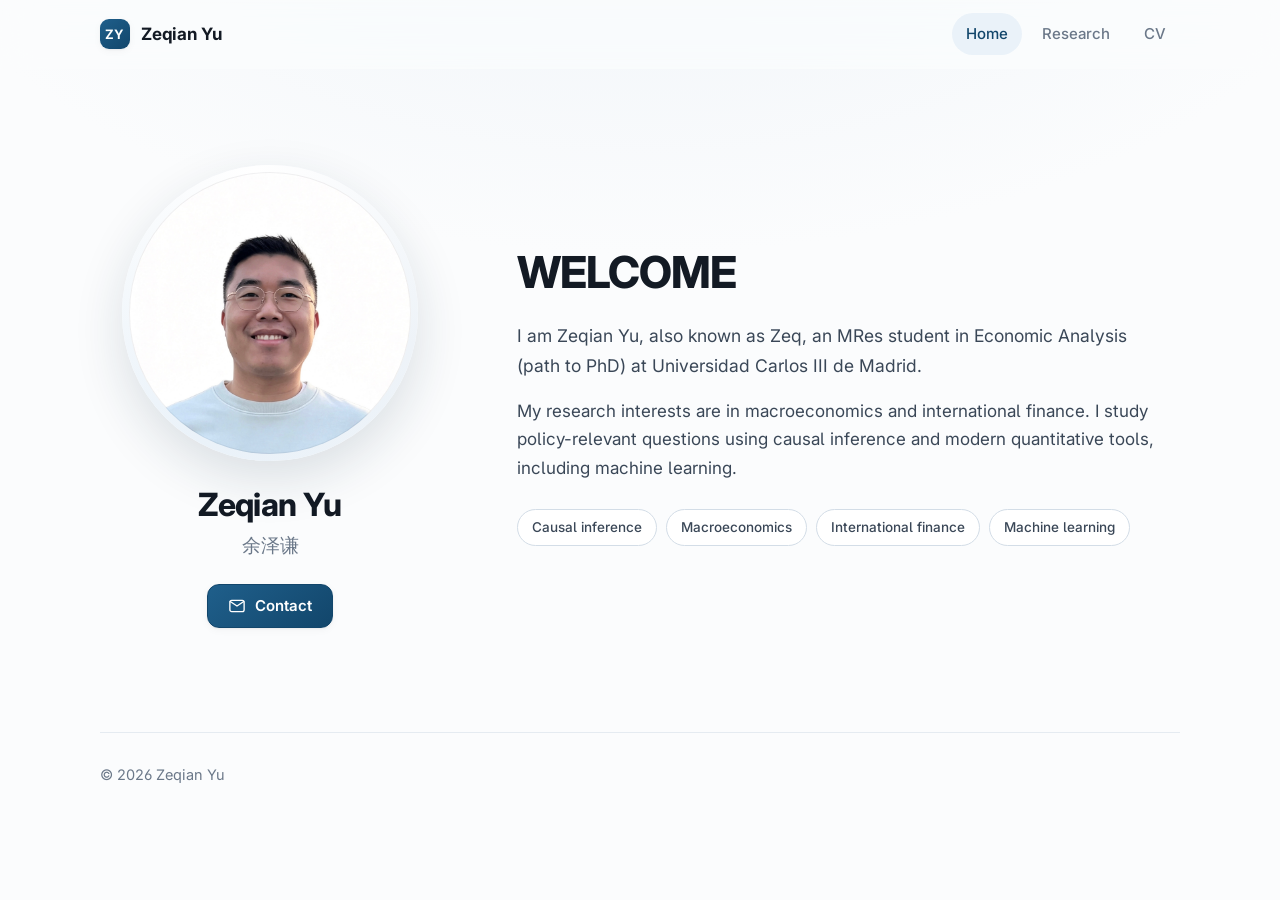
<file: index.html>
<!doctype html>
<html lang="en">
  <head>
    <meta charset="utf-8">
    <meta name="viewport" content="width=device-width, initial-scale=1">
    <title>Zeqian Yu</title>
    <meta name="description" content="Zeqian Yu (余泽谦), MRes student in Economic Analysis at Universidad Carlos III de Madrid, researching macroeconomics, international finance, and causal inference.">
    <link rel="icon" href="assets/favicon.svg" type="image/svg+xml">
    <link rel="preconnect" href="https://fonts.googleapis.com">
    <link rel="preconnect" href="https://fonts.gstatic.com" crossorigin>
    <link href="https://fonts.googleapis.com/css2?family=Inter:wght@400;500;600;700;750;800&display=swap" rel="stylesheet">
    <link rel="stylesheet" href="styles.css?v=2">
  </head>
  <body>
    <header class="site-header" id="siteHeader">
      <div class="header-inner">
        <a class="site-title" href="index.html">
          <span class="brand-mark">ZY</span>
          <span class="long">Zeqian Yu</span>
        </a>
        <nav class="site-nav" aria-label="Main navigation">
          <a class="active" href="index.html">Home</a>
          <a href="research.html">Research</a>
          <a href="cv.html">CV</a>
        </nav>
      </div>
    </header>

    <main class="home">
      <section class="identity reveal d1" aria-labelledby="identity-heading">
        <div class="portrait">
          <img src="assets/profile_picture.jpg?v=2" alt="Portrait of Zeqian Yu">
        </div>
        <h1 id="identity-heading">Zeqian Yu</h1>
        <p class="chinese-name">余泽谦</p>

        <div class="socials">
          <a class="contact-link" href="mailto:zeqian.yu@alumnos.uc3m.es">
            <svg viewBox="0 0 24 24" fill="none" stroke="currentColor" stroke-width="1.8" stroke-linecap="round" stroke-linejoin="round"><rect x="2.5" y="4.5" width="19" height="15" rx="2.5"/><path d="m3 6 9 6 9-6"/></svg>
            Contact
          </a>
        </div>
      </section>

      <section class="intro reveal d2" aria-labelledby="welcome-heading">
        <h2 id="welcome-heading" class="eyebrow">Welcome</h2>
        <p class="lead">
          I am Zeqian Yu, also known as Zeq, an MRes student in Economic Analysis
          (path to PhD) at Universidad Carlos III de Madrid.
        </p>
        <p>
          My research interests are in macroeconomics and international finance. I study
          policy-relevant questions using causal inference and modern quantitative tools,
          including machine learning.
        </p>

        <div class="chips" aria-label="Research interests">
          <span class="chip">Causal inference</span>
          <span class="chip">Macroeconomics</span>
          <span class="chip">International finance</span>
          <span class="chip">Machine learning</span>
        </div>
      </section>
    </main>

    <footer class="site-footer">
      <span>&copy; 2026 Zeqian Yu</span>
    </footer>

    <script>
      (function () {
        var header = document.getElementById('siteHeader');
        var onScroll = function () {
          header.classList.toggle('scrolled', window.scrollY > 8);
        };
        onScroll();
        window.addEventListener('scroll', onScroll, { passive: true });
      })();
    </script>
  </body>
</html>
</file>
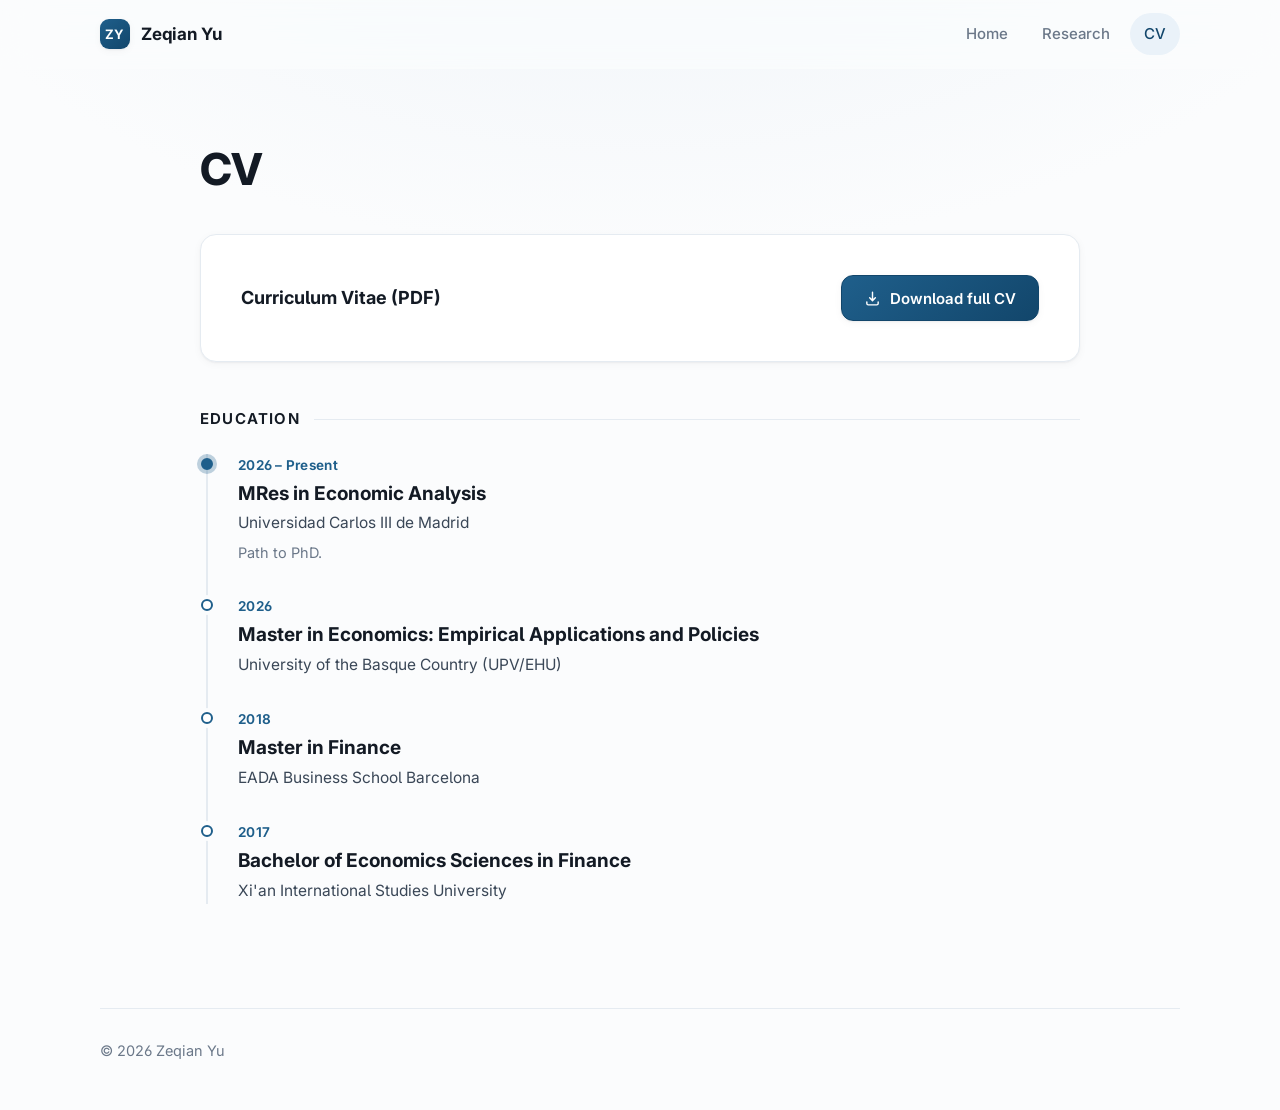
<file: cv.html>
<!doctype html>
<html lang="en">
  <head>
    <meta charset="utf-8">
    <meta name="viewport" content="width=device-width, initial-scale=1">
    <title>CV | Zeqian Yu</title>
    <meta name="description" content="Curriculum vitae of Zeqian Yu.">
    <link rel="icon" href="assets/favicon.svg" type="image/svg+xml">
    <link rel="preconnect" href="https://fonts.googleapis.com">
    <link rel="preconnect" href="https://fonts.gstatic.com" crossorigin>
    <link href="https://fonts.googleapis.com/css2?family=Inter:wght@400;500;600;700;750;800&display=swap" rel="stylesheet">
    <link rel="stylesheet" href="styles.css?v=2">
  </head>
  <body>
    <header class="site-header" id="siteHeader">
      <div class="header-inner">
        <a class="site-title" href="index.html">
          <span class="brand-mark">ZY</span>
          <span class="long">Zeqian Yu</span>
        </a>
        <nav class="site-nav" aria-label="Main navigation">
          <a href="index.html">Home</a>
          <a href="research.html">Research</a>
          <a class="active" href="cv.html">CV</a>
        </nav>
      </div>
    </header>

    <main class="page">
      <header class="page-head reveal d1">
        <h1>CV</h1>
      </header>

      <section class="card cv-banner reveal d2" aria-label="CV download">
        <div class="txt">
          <strong>Curriculum Vitae (PDF)</strong>
        </div>
        <a class="btn btn-primary" href="files/Zeqian_Yu_CV.pdf?v=20261103" download>
          <svg viewBox="0 0 24 24" fill="none" stroke="currentColor" stroke-width="2" stroke-linecap="round" stroke-linejoin="round"><path d="M12 3v12m0 0 4-4m-4 4-4-4M4 17v2a2 2 0 0 0 2 2h12a2 2 0 0 0 2-2v-2"/></svg>
          Download full CV
        </a>
      </section>

      <div class="reveal d3">
        <h2 class="section-title">Education</h2>

        <div class="timeline">
          <div class="tl-item now">
            <p class="tl-date">2026 &ndash; Present</p>
            <h3>MRes in Economic Analysis</h3>
            <p class="place">Universidad Carlos III de Madrid</p>
            <p class="note">Path to PhD.</p>
          </div>

          <div class="tl-item">
            <p class="tl-date">2026</p>
            <h3>Master in Economics: Empirical Applications and Policies</h3>
            <p class="place">University of the Basque Country (UPV/EHU)</p>
          </div>

          <div class="tl-item">
            <p class="tl-date">2018</p>
            <h3>Master in Finance</h3>
            <p class="place">EADA Business School Barcelona</p>
          </div>

          <div class="tl-item">
            <p class="tl-date">2017</p>
            <h3>Bachelor of Economics Sciences in Finance</h3>
            <p class="place">Xi&apos;an International Studies University</p>
          </div>
        </div>
      </div>
    </main>

    <footer class="site-footer">
      <span>&copy; 2026 Zeqian Yu</span>
    </footer>

    <script>
      (function () {
        var header = document.getElementById('siteHeader');
        var onScroll = function () {
          header.classList.toggle('scrolled', window.scrollY > 8);
        };
        onScroll();
        window.addEventListener('scroll', onScroll, { passive: true });
      })();
    </script>
  </body>
</html>
</file>
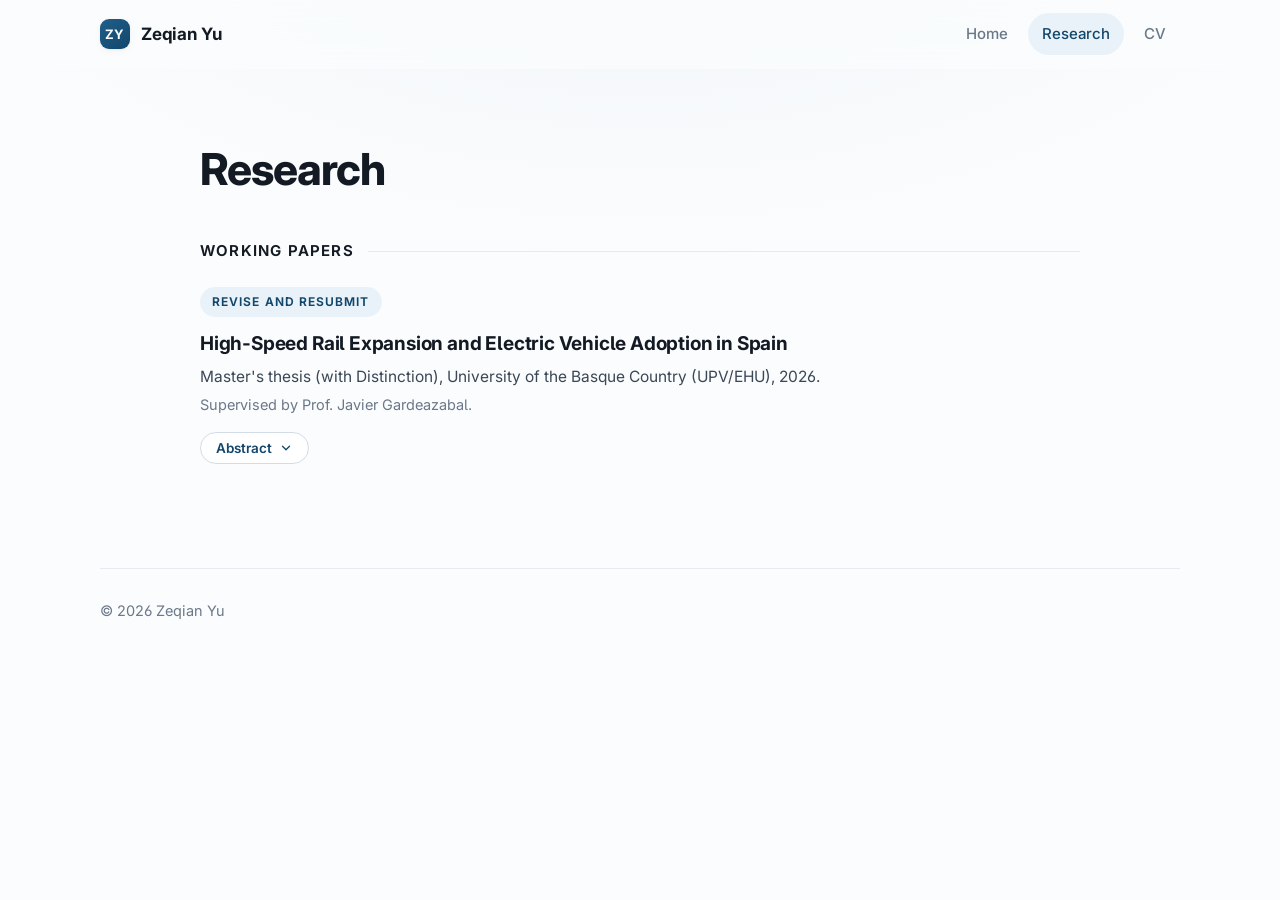
<file: research.html>
<!doctype html>
<html lang="en">
  <head>
    <meta charset="utf-8">
    <meta name="viewport" content="width=device-width, initial-scale=1">
    <title>Research | Zeqian Yu</title>
    <meta name="description" content="Research by Zeqian Yu on empirical macroeconomics and policy evaluation.">
    <link rel="icon" href="assets/favicon.svg" type="image/svg+xml">
    <link rel="preconnect" href="https://fonts.googleapis.com">
    <link rel="preconnect" href="https://fonts.gstatic.com" crossorigin>
    <link href="https://fonts.googleapis.com/css2?family=Inter:wght@400;500;600;700;750;800&display=swap" rel="stylesheet">
    <link rel="stylesheet" href="styles.css?v=2">
  </head>
  <body>
    <header class="site-header" id="siteHeader">
      <div class="header-inner">
        <a class="site-title" href="index.html">
          <span class="brand-mark">ZY</span>
          <span class="long">Zeqian Yu</span>
        </a>
        <nav class="site-nav" aria-label="Main navigation">
          <a href="index.html">Home</a>
          <a class="active" href="research.html">Research</a>
          <a href="cv.html">CV</a>
        </nav>
      </div>
    </header>

    <main class="page">
      <header class="page-head reveal d1">
        <h1>Research</h1>
      </header>

      <section class="reveal d2">
        <h2 class="section-title">Working papers</h2>

        <div class="pub-list">
          <article class="pub">
            <span class="entry-tag">Revise and resubmit</span>
            <h3>High-Speed Rail Expansion and Electric Vehicle Adoption in Spain</h3>
            <p class="pub-meta">Master&apos;s thesis (with Distinction), University of the Basque Country (UPV/EHU), 2026.</p>
            <p class="pub-note">Supervised by Prof. Javier Gardeazabal.</p>

            <button class="abstract-toggle" type="button" aria-expanded="false" aria-controls="abstract-hsr-ev">
              Abstract
              <svg viewBox="0 0 24 24" fill="none" stroke="currentColor" stroke-width="2.2" stroke-linecap="round" stroke-linejoin="round" aria-hidden="true"><path d="m6 9 6 6 6-6"/></svg>
            </button>
            <div class="abstract-panel" id="abstract-hsr-ev">
              <div class="abstract-inner">
                <p>
                  Does access to high-speed rail (HSR) accelerate the adoption of electric vehicles (EVs)?
                  We use the staggered expansion of Spain&apos;s HSR network from 2015 to 2025 as a
                  quasi-experiment to estimate the causal effect of HSR connectivity on municipal-level EV
                  adoption. Using vehicle-level registration microdata, we construct an annual panel of the
                  7,975 mainland Spanish municipalities and define a municipality as treated once it lies
                  within 25 kilometers of an operating station. Implementing staggered
                  difference-in-differences (DID) and Callaway and Sant&apos;Anna DID (CSDID) estimators on
                  a Mahalanobis-matched sample of comparable municipalities, we find that HSR connection
                  raises the battery electric vehicle (BEV) share of new registrations by about 0.9 to 1.3
                  percentage points, an economically meaningful effect against a national increase of
                  roughly 10 percentage points over the decade. The effect remains robust when controlling
                  for local charging infrastructure and purchase subsidies, and a least-cost instrumental
                  variable design supports the causal relationship. The findings suggest that HSR access
                  alleviates consumers&apos; range anxiety about EVs by providing a substitute for
                  long-distance travel, identifying the transport network as a vital complement to the
                  electric transition.
                </p>
              </div>
            </div>
          </article>
        </div>
      </section>
    </main>

    <footer class="site-footer">
      <span>&copy; 2026 Zeqian Yu</span>
    </footer>

    <script>
      (function () {
        var header = document.getElementById('siteHeader');
        var onScroll = function () {
          header.classList.toggle('scrolled', window.scrollY > 8);
        };
        onScroll();
        window.addEventListener('scroll', onScroll, { passive: true });
      })();

      (function () {
        var toggles = document.querySelectorAll('.abstract-toggle');
        Array.prototype.forEach.call(toggles, function (btn) {
          btn.addEventListener('click', function () {
            var panel = document.getElementById(btn.getAttribute('aria-controls'));
            if (!panel) return;
            var isOpen = btn.getAttribute('aria-expanded') === 'true';
            btn.setAttribute('aria-expanded', isOpen ? 'false' : 'true');
            panel.classList.toggle('open', !isOpen);
          });
        });
      })();
    </script>
  </body>
</html>
</file>
<file: styles.css>
/* =========================================================
   Zeqian Yu — personal academic website
   Modern-minimal design system
   ========================================================= */

:root {
  /* Palette */
  --bg: #fbfcfd;
  --bg-tint: #eef3f8;
  --surface: #ffffff;
  --ink: #131a24;
  --body: #3a4757;
  --muted: #6b7889;
  --line: #e5ebf1;
  --line-strong: #d3dde7;

  --accent: #1f5f8b;
  --accent-strong: #12466b;
  --accent-soft: #eaf2f9;
  --accent-ring: rgba(31, 95, 139, 0.28);

  /* Effects */
  --shadow-sm: 0 1px 2px rgba(19, 26, 36, 0.05), 0 2px 8px rgba(19, 26, 36, 0.04);
  --shadow-md: 0 4px 16px rgba(19, 26, 36, 0.07), 0 12px 40px rgba(19, 26, 36, 0.06);
  --shadow-lg: 0 18px 50px rgba(21, 48, 74, 0.14);

  --radius-sm: 10px;
  --radius: 16px;
  --radius-lg: 22px;

  --maxw: 1080px;
  --ease: cubic-bezier(0.22, 0.61, 0.36, 1);
}

/* ---------- Reset & base ---------- */
*,
*::before,
*::after {
  box-sizing: border-box;
}

html {
  scroll-behavior: smooth;
  -webkit-text-size-adjust: 100%;
}

body {
  margin: 0;
  min-height: 100vh;
  background:
    radial-gradient(1100px 620px at 50% -180px, var(--bg-tint), transparent 70%),
    var(--bg);
  color: var(--body);
  font-family: "Inter", "Inter var", -apple-system, BlinkMacSystemFont, "Segoe UI",
    Roboto, Helvetica, Arial, sans-serif;
  font-size: 17px;
  line-height: 1.7;
  font-feature-settings: "cv05" 1, "ss01" 1;
  -webkit-font-smoothing: antialiased;
  text-rendering: optimizeLegibility;
}

a {
  color: var(--accent);
  text-decoration: none;
  transition: color 160ms var(--ease);
}

a:hover {
  color: var(--accent-strong);
}

img {
  max-width: 100%;
  display: block;
}

::selection {
  background: var(--accent-ring);
  color: var(--ink);
}

/* ---------- Layout helpers ---------- */
.wrap {
  width: min(var(--maxw), calc(100% - 48px));
  margin-inline: auto;
}

/* ---------- Header / nav ---------- */
.site-header {
  position: sticky;
  top: 0;
  z-index: 50;
  background: rgba(251, 252, 253, 0.72);
  backdrop-filter: saturate(180%) blur(14px);
  -webkit-backdrop-filter: saturate(180%) blur(14px);
  border-bottom: 1px solid transparent;
  transition: border-color 200ms var(--ease), background 200ms var(--ease);
}

.site-header.scrolled {
  border-bottom-color: var(--line);
}

.header-inner {
  width: min(var(--maxw), calc(100% - 48px));
  margin-inline: auto;
  height: 68px;
  display: flex;
  align-items: center;
  justify-content: space-between;
  gap: 28px;
}

.site-title {
  display: inline-flex;
  align-items: center;
  gap: 11px;
  color: var(--ink);
  font-weight: 700;
  font-size: 17px;
  letter-spacing: -0.01em;
}

.site-title:hover {
  color: var(--ink);
}

.brand-mark {
  display: grid;
  place-items: center;
  width: 30px;
  height: 30px;
  border-radius: 9px;
  background: linear-gradient(140deg, var(--accent), var(--accent-strong));
  color: #fff;
  font-size: 13px;
  font-weight: 700;
  letter-spacing: 0.02em;
  box-shadow: var(--shadow-sm);
}

.site-nav {
  display: flex;
  align-items: center;
  gap: 6px;
}

.site-nav a {
  position: relative;
  padding: 8px 14px;
  border-radius: 999px;
  color: var(--muted);
  font-size: 15px;
  font-weight: 500;
  transition: color 160ms var(--ease), background 160ms var(--ease);
}

.site-nav a:hover {
  color: var(--ink);
  background: rgba(31, 95, 139, 0.07);
}

.site-nav a.active {
  color: var(--accent-strong);
  background: var(--accent-soft);
}

/* ---------- Reveal on load ---------- */
.reveal {
  opacity: 0;
  transform: translateY(14px);
  animation: rise 720ms var(--ease) forwards;
}

.reveal.d1 { animation-delay: 60ms; }
.reveal.d2 { animation-delay: 140ms; }
.reveal.d3 { animation-delay: 220ms; }
.reveal.d4 { animation-delay: 300ms; }

@keyframes rise {
  to {
    opacity: 1;
    transform: none;
  }
}

@media (prefers-reduced-motion: reduce) {
  .reveal {
    opacity: 1;
    transform: none;
    animation: none;
  }
  html { scroll-behavior: auto; }
}

/* ---------- Home / hero ---------- */
.home {
  width: min(var(--maxw), calc(100% - 48px));
  margin: clamp(48px, 8vw, 96px) auto 0;
  display: grid;
  grid-template-columns: 340px minmax(0, 1fr);
  gap: clamp(40px, 6vw, 88px);
  align-items: center;
}

.identity {
  text-align: center;
}

.portrait {
  position: relative;
  width: 296px;
  height: 296px;
  margin: 0 auto 26px;
  border-radius: 50%;
  padding: 7px;
  background:
    conic-gradient(from 210deg, var(--accent-soft), #ffffff 40%, var(--bg-tint) 70%, var(--accent-soft));
  box-shadow: var(--shadow-lg);
}

.portrait::after {
  content: "";
  position: absolute;
  inset: 7px;
  border-radius: 50%;
  box-shadow: inset 0 0 0 1px rgba(19, 26, 36, 0.06);
  pointer-events: none;
}

.portrait img {
  width: 100%;
  height: 100%;
  border-radius: 50%;
  object-fit: cover;
  object-position: 10% 42%;
}

.identity h1 {
  margin: 0;
  color: var(--ink);
  font-size: 32px;
  font-weight: 750;
  letter-spacing: -0.02em;
  line-height: 1.15;
}

.chinese-name {
  margin: 6px 0 0;
  color: var(--muted);
  font-size: 19px;
  font-weight: 400;
}

.identity .role {
  margin: 14px 0 0;
  display: inline-flex;
  align-items: center;
  gap: 7px;
  padding: 5px 13px;
  border: 1px solid var(--line-strong);
  border-radius: 999px;
  background: var(--surface);
  color: var(--body);
  font-size: 13.5px;
  font-weight: 500;
  box-shadow: var(--shadow-sm);
}

.role .dot {
  width: 7px;
  height: 7px;
  border-radius: 50%;
  background: #2fa36b;
  box-shadow: 0 0 0 3px rgba(47, 163, 107, 0.18);
}

/* Contact / social */
.socials {
  margin: 22px 0 0;
  display: flex;
  justify-content: center;
  gap: 10px;
}

.social {
  display: grid;
  place-items: center;
  width: 42px;
  height: 42px;
  border: 1px solid var(--line-strong);
  border-radius: 12px;
  background: var(--surface);
  color: var(--muted);
  box-shadow: var(--shadow-sm);
  transition: transform 160ms var(--ease), color 160ms var(--ease),
    border-color 160ms var(--ease), box-shadow 160ms var(--ease);
}

.social:hover {
  transform: translateY(-2px);
  color: var(--accent-strong);
  border-color: var(--accent-ring);
  box-shadow: var(--shadow-md);
}

.social svg {
  width: 19px;
  height: 19px;
}

.contact-link {
  display: inline-flex;
  align-items: center;
  gap: 9px;
  height: 44px;
  padding: 0 20px;
  border: 1px solid var(--accent-strong);
  border-radius: 12px;
  background: linear-gradient(140deg, var(--accent), var(--accent-strong));
  color: #fff;
  font-size: 15px;
  font-weight: 600;
  box-shadow: var(--shadow-sm);
  transition: transform 160ms var(--ease), box-shadow 160ms var(--ease);
}

.contact-link:hover {
  color: #fff;
  transform: translateY(-2px);
  box-shadow: var(--shadow-md);
}

.contact-link svg {
  width: 18px;
  height: 18px;
}

/* Intro copy */
.intro {
  max-width: 640px;
}

.eyebrow {
  margin: 0 0 16px;
  display: inline-block;
  color: var(--accent);
  font-size: 12.5px;
  font-weight: 650;
  letter-spacing: 0.14em;
  text-transform: uppercase;
}

.intro h2 {
  margin: 0;
  color: var(--ink);
  font-size: clamp(30px, 4.2vw, 44px);
  font-weight: 760;
  line-height: 1.14;
  letter-spacing: -0.025em;
}

.intro h2 .hl {
  background: linear-gradient(120deg, var(--accent), var(--accent-strong));
  -webkit-background-clip: text;
  background-clip: text;
  color: transparent;
}

.intro .lead {
  margin: 24px 0 0;
  color: var(--body);
  font-size: 17.5px;
}

.intro p + p {
  margin-top: 16px;
}

/* Interest chips */
.chips {
  margin: 26px 0 0;
  display: flex;
  flex-wrap: wrap;
  gap: 9px;
}

.chip {
  padding: 6px 14px;
  border: 1px solid var(--line-strong);
  border-radius: 999px;
  background: var(--surface);
  color: var(--body);
  font-size: 13.5px;
  font-weight: 500;
  transition: border-color 160ms var(--ease), color 160ms var(--ease),
    background 160ms var(--ease);
}

.chip:hover {
  border-color: var(--accent-ring);
  background: var(--accent-soft);
  color: var(--accent-strong);
}

.cta-row {
  margin: 30px 0 0;
  display: flex;
  flex-wrap: wrap;
  gap: 12px;
}

/* ---------- Buttons ---------- */
.btn {
  display: inline-flex;
  align-items: center;
  gap: 9px;
  min-height: 46px;
  padding: 0 22px;
  border-radius: 12px;
  font-size: 15px;
  font-weight: 600;
  cursor: pointer;
  transition: transform 160ms var(--ease), background 160ms var(--ease),
    border-color 160ms var(--ease), box-shadow 160ms var(--ease), color 160ms var(--ease);
}

.btn svg {
  width: 17px;
  height: 17px;
}

.btn-primary {
  border: 1px solid var(--accent-strong);
  background: linear-gradient(140deg, var(--accent), var(--accent-strong));
  color: #fff;
  box-shadow: var(--shadow-sm);
}

.btn-primary:hover {
  color: #fff;
  transform: translateY(-2px);
  box-shadow: var(--shadow-md);
}

.btn-ghost {
  border: 1px solid var(--line-strong);
  background: var(--surface);
  color: var(--ink);
  box-shadow: var(--shadow-sm);
}

.btn-ghost:hover {
  transform: translateY(-2px);
  border-color: var(--accent-ring);
  color: var(--accent-strong);
  box-shadow: var(--shadow-md);
}

/* ---------- Interior pages ---------- */
.page {
  width: min(880px, calc(100% - 48px));
  margin: clamp(40px, 6vw, 76px) auto 0;
}

.page-head {
  margin-bottom: 40px;
}

.page-head .eyebrow {
  margin-bottom: 12px;
}

.page-head h1 {
  margin: 0;
  color: var(--ink);
  font-size: clamp(30px, 4.4vw, 44px);
  font-weight: 760;
  line-height: 1.12;
  letter-spacing: -0.025em;
}

.page-head p.sub {
  margin: 16px 0 0;
  max-width: 640px;
  color: var(--muted);
  font-size: 17px;
}

/* Cards */
.card {
  position: relative;
  padding: clamp(26px, 4vw, 40px);
  border: 1px solid var(--line);
  border-radius: var(--radius);
  background: var(--surface);
  box-shadow: var(--shadow-sm);
  transition: box-shadow 220ms var(--ease), transform 220ms var(--ease),
    border-color 220ms var(--ease);
}

.card + .card {
  margin-top: 24px;
}

.card:hover {
  transform: translateY(-3px);
  border-color: var(--line-strong);
  box-shadow: var(--shadow-md);
}

/* Research entry */
.entry-tag {
  display: inline-block;
  margin: 0 0 14px;
  padding: 5px 12px;
  border-radius: 999px;
  background: var(--accent-soft);
  color: var(--accent-strong);
  font-size: 12px;
  font-weight: 650;
  letter-spacing: 0.09em;
  text-transform: uppercase;
}

.card h2 {
  margin: 0;
  color: var(--ink);
  font-size: clamp(22px, 3vw, 28px);
  font-weight: 730;
  line-height: 1.25;
  letter-spacing: -0.015em;
}

.card .meta {
  margin: 12px 0 0;
  display: flex;
  flex-wrap: wrap;
  align-items: center;
  gap: 8px 14px;
  color: var(--muted);
  font-size: 15px;
}

.card .meta .sep {
  width: 4px;
  height: 4px;
  border-radius: 50%;
  background: var(--line-strong);
}

.card p {
  margin: 18px 0 0;
  color: var(--body);
}

/* Publication list (research page) */
.pub-list {
  display: grid;
  gap: 26px;
}

.pub h3 {
  margin: 0;
  color: var(--ink);
  font-size: 19px;
  font-weight: 700;
  line-height: 1.4;
  letter-spacing: -0.01em;
}

.pub-meta {
  margin: 6px 0 0;
  color: var(--body);
  font-size: 15.5px;
}

.pub-note {
  margin: 3px 0 0;
  color: var(--muted);
  font-size: 14.5px;
}

/* Expandable abstract */
.abstract-toggle {
  margin: 14px 0 0;
  display: inline-flex;
  align-items: center;
  gap: 7px;
  padding: 7px 15px;
  border: 1px solid var(--line-strong);
  border-radius: 999px;
  background: var(--surface);
  color: var(--accent-strong);
  font-family: inherit;
  font-size: 13.5px;
  font-weight: 600;
  cursor: pointer;
  transition: border-color 160ms var(--ease), background 160ms var(--ease),
    box-shadow 160ms var(--ease);
}

.abstract-toggle:hover {
  border-color: var(--accent-ring);
  background: var(--accent-soft);
}

.abstract-toggle:focus-visible {
  outline: none;
  border-color: var(--accent);
  box-shadow: 0 0 0 3px var(--accent-ring);
}

.abstract-toggle svg {
  width: 14px;
  height: 14px;
  transition: transform 240ms var(--ease);
}

.abstract-toggle[aria-expanded="true"] svg {
  transform: rotate(180deg);
}

.abstract-panel {
  display: grid;
  grid-template-rows: 0fr;
  transition: grid-template-rows 280ms var(--ease);
}

.abstract-panel.open {
  grid-template-rows: 1fr;
}

.abstract-inner {
  overflow: hidden;
}

.abstract-panel p {
  margin: 14px 0 0;
  padding: 18px 20px;
  border: 1px solid var(--line);
  border-radius: var(--radius-sm);
  background: var(--surface);
  color: var(--body);
  font-size: 15.5px;
  line-height: 1.75;
  text-align: justify;
}

@media (prefers-reduced-motion: reduce) {
  .abstract-panel,
  .abstract-toggle svg {
    transition: none;
  }
}

.tag-row {
  margin: 22px 0 0;
  display: flex;
  flex-wrap: wrap;
  gap: 8px;
}

.tag {
  padding: 5px 12px;
  border: 1px solid var(--line-strong);
  border-radius: 8px;
  background: var(--bg);
  color: var(--muted);
  font-size: 13px;
  font-weight: 500;
}

/* CV download banner */
.cv-banner {
  display: flex;
  flex-wrap: wrap;
  align-items: center;
  justify-content: space-between;
  gap: 18px;
}

.cv-banner .txt strong {
  display: block;
  color: var(--ink);
  font-size: 18px;
  font-weight: 700;
}

.cv-banner .txt span {
  color: var(--muted);
  font-size: 15px;
}

/* CV timeline */
.section-title {
  margin: 44px 0 22px;
  display: flex;
  align-items: center;
  gap: 14px;
  color: var(--ink);
  font-size: 15px;
  font-weight: 650;
  letter-spacing: 0.08em;
  text-transform: uppercase;
}

.section-title::after {
  content: "";
  flex: 1;
  height: 1px;
  background: var(--line);
}

.timeline {
  position: relative;
  margin-left: 6px;
  padding-left: 30px;
  border-left: 2px solid var(--line);
  display: grid;
  gap: 30px;
}

.tl-item {
  position: relative;
}

.tl-item::before {
  content: "";
  position: absolute;
  left: -37px;
  top: 4px;
  width: 12px;
  height: 12px;
  border-radius: 50%;
  background: var(--surface);
  border: 2px solid var(--accent);
  box-shadow: 0 0 0 4px var(--bg);
}

.tl-item.now::before {
  background: var(--accent);
  box-shadow: 0 0 0 4px var(--accent-ring);
}

.tl-date {
  margin: 0 0 4px;
  color: var(--accent);
  font-size: 13.5px;
  font-weight: 650;
  letter-spacing: 0.02em;
}

.tl-item h3 {
  margin: 0;
  color: var(--ink);
  font-size: 19px;
  font-weight: 700;
  line-height: 1.35;
}

.tl-item .place {
  margin: 4px 0 0;
  color: var(--body);
  font-size: 15.5px;
}

.tl-item .note {
  margin: 4px 0 0;
  color: var(--muted);
  font-size: 14.5px;
}

/* ---------- Footer ---------- */
.site-footer {
  width: min(var(--maxw), calc(100% - 48px));
  margin: clamp(64px, 9vw, 104px) auto 0;
  padding: 30px 0 46px;
  border-top: 1px solid var(--line);
  display: flex;
  flex-wrap: wrap;
  align-items: center;
  justify-content: space-between;
  gap: 14px;
  color: var(--muted);
  font-size: 14.5px;
}

.site-footer .foot-links {
  display: flex;
  gap: 18px;
}

.site-footer a {
  color: var(--muted);
}

.site-footer a:hover {
  color: var(--accent-strong);
}

/* ---------- Responsive ---------- */
@media (max-width: 860px) {
  body { font-size: 16px; }

  .home {
    grid-template-columns: 1fr;
    gap: 40px;
    margin-top: 40px;
  }

  .portrait {
    width: 232px;
    height: 232px;
  }

  .intro {
    max-width: none;
    text-align: left;
  }
}

@media (max-width: 560px) {
  .header-inner { height: 60px; }

  .site-nav a {
    padding: 7px 11px;
    font-size: 14px;
  }

  .site-title span.long { display: none; }

  .cv-banner { flex-direction: column; align-items: flex-start; }

  .site-footer { flex-direction: column; align-items: flex-start; }
}
</file>
